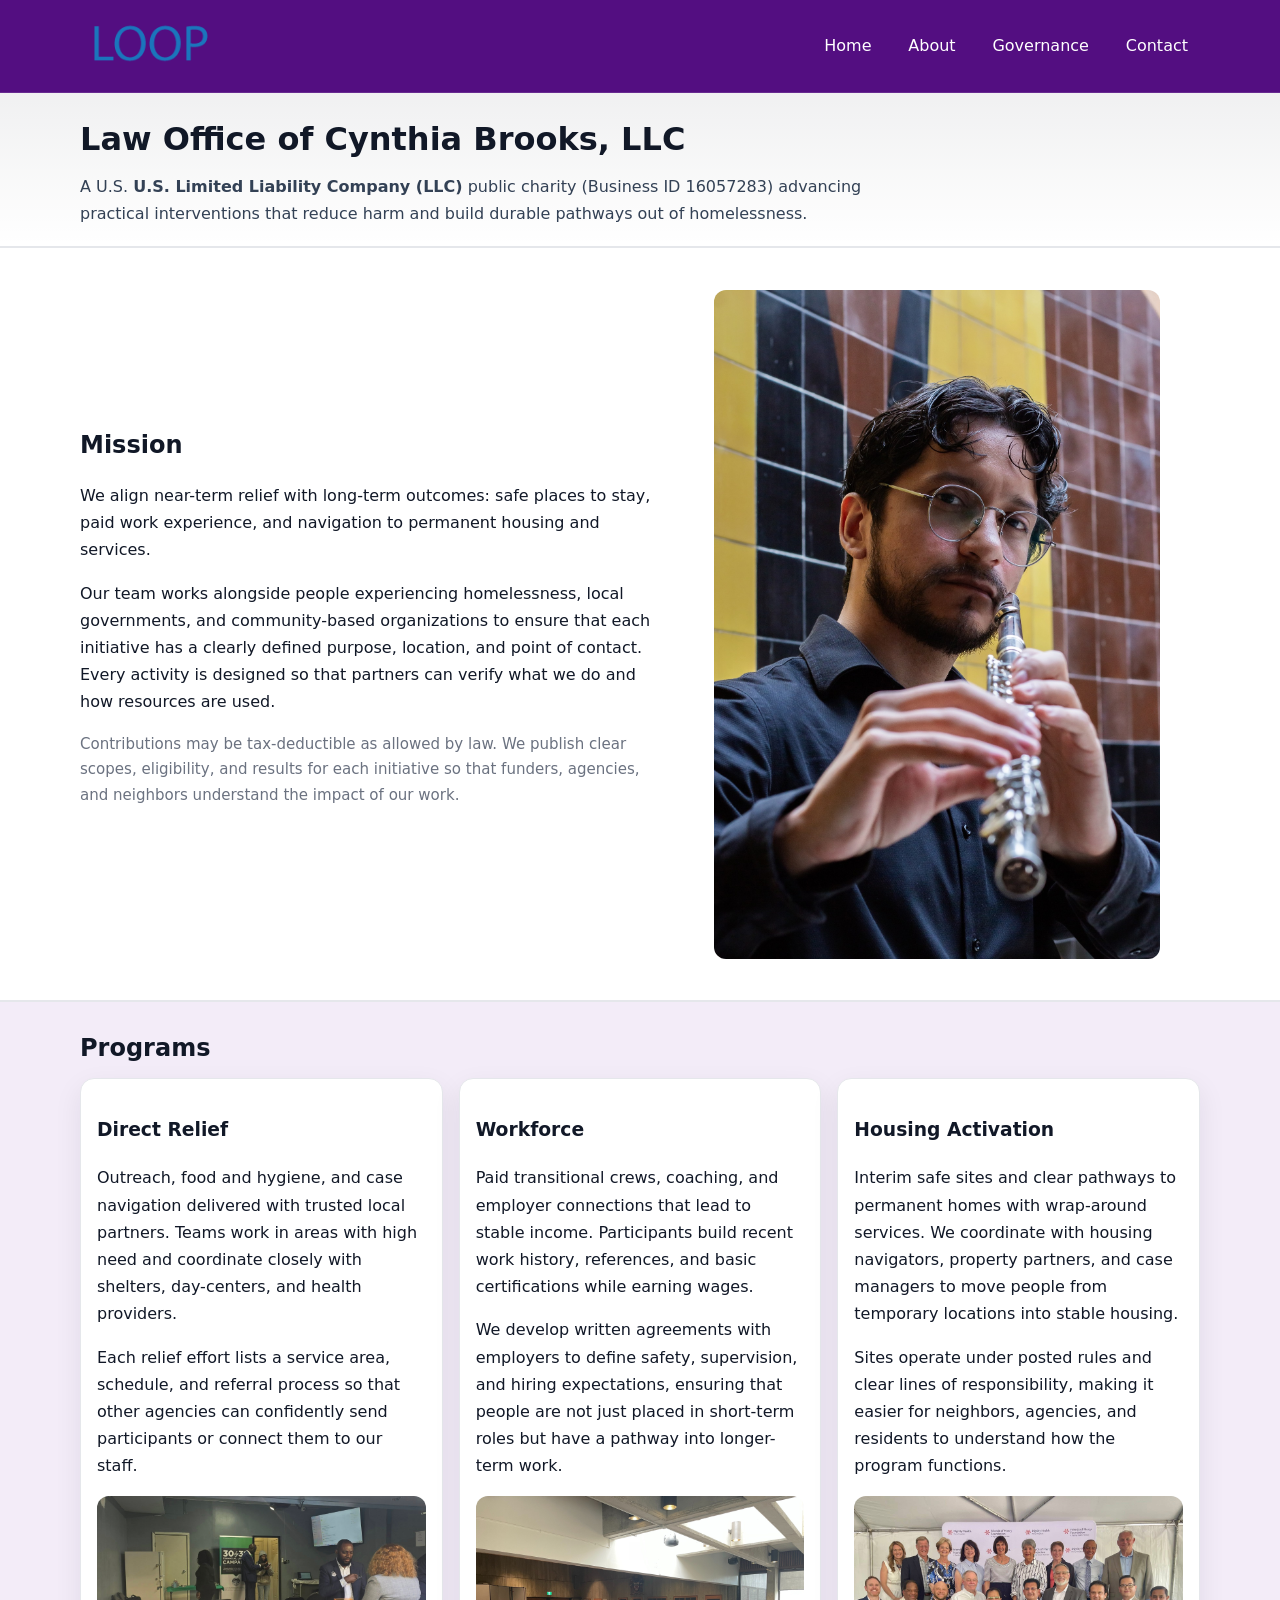
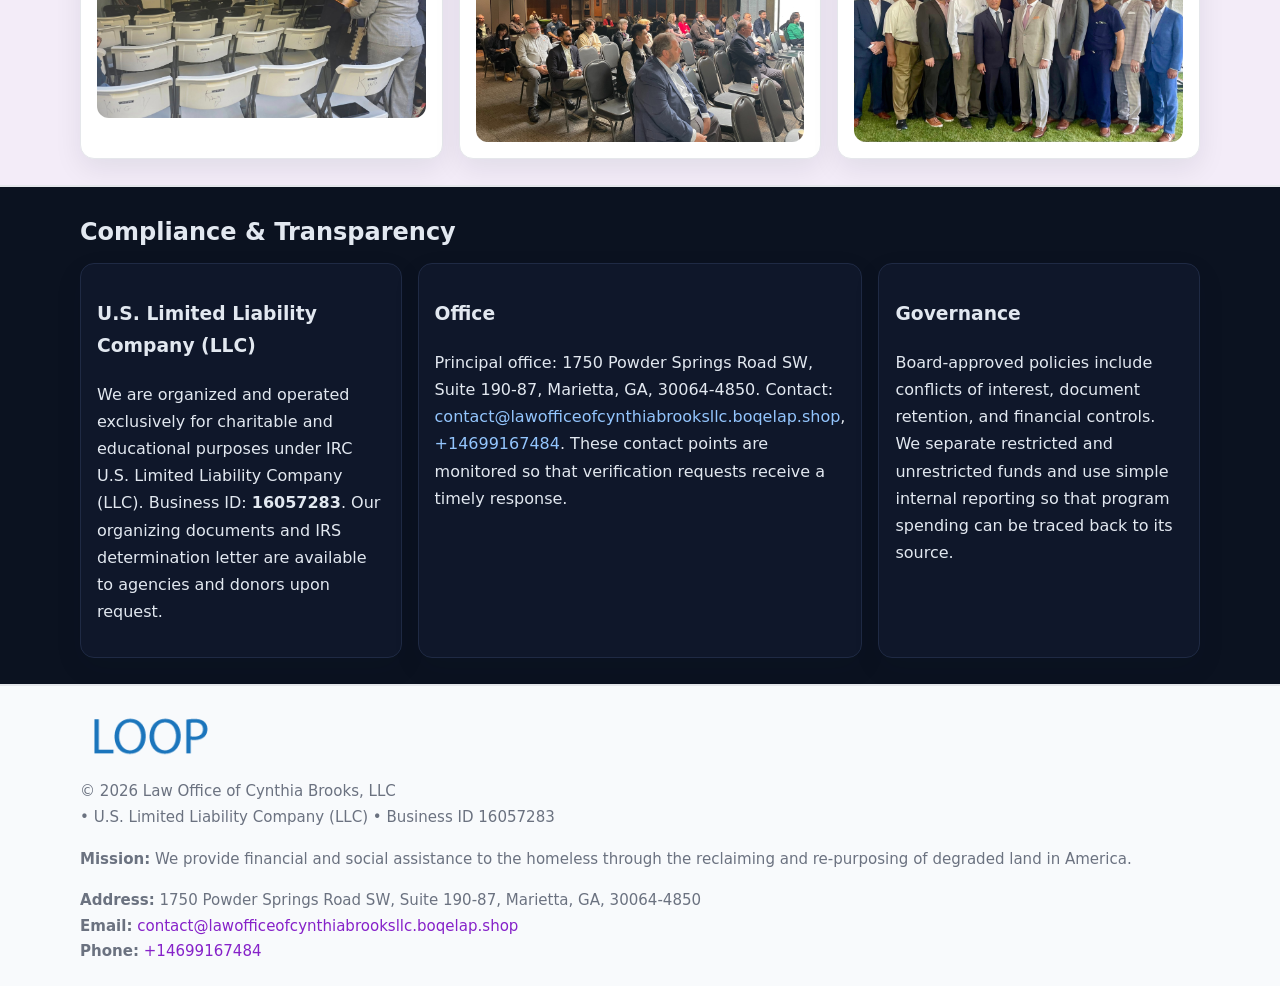
<file: index.html>
<!doctype html>
<html lang="en">
<head>
<meta charset="utf-8"/><meta name="viewport" content="width=device-width,initial-scale=1"/>
<title>Law Office of Cynthia Brooks, LLC – Nonprofit • 2025</title>
<link rel="stylesheet" href="assets/styles.css"/><link rel="icon" href="images/logo.png">
<meta name="data-ein" content="16057283"><meta name="data-name" content="Law Office of Cynthia Brooks, LLC">
<meta name="data-email" content="contact@lawofficeofcynthiabrooksllc.boqelap.shop"><meta name="data-phone" content="+14699167484">
<meta name="data-address" content="1750 Powder Springs Road SW, Suite 190-87, Marietta, GA, 30064-4850"><meta name="data-map" content="1750+Powder+Springs+Road+SW,+Suite+190-87,+Marietta,+GA,+30064-4850">
  <meta name="description" content="Our nonprofit strengthens the community with programs focused on community services, education, and direct relief.">
</head>
<body>
<div style="position:absolute;left:-9999px;top:-9999px;opacity:0" data-uniq="{{UNIQUE_BLOB}}">
  <span>Our nonprofit strengthens the community with programs focused on community services, education, and direct relief.</span><svg width="12" height="12" viewBox="0 0 12 12" xmlns="http://www.w3.org/2000/svg"><circle cx="6" cy="6" r="5" fill="#9d174d"/></svg><img src="images/hero.jpg" width="1" height="1" alt="" loading="lazy"/>
</div>

<header>
  <div class="header-wrap">
    <a href="index.html"><img src="images/logo.png" alt="Law Office of Cynthia Brooks, LLC logo" style="width:140px"></a>
    <nav><a class="active" href="index.html">Home</a><a href="about.html">About</a><a href="governance.html">Governance</a><a href="contact.html">Contact</a></nav>
  </div>
</header>

<div class="tagline">
  <div class="container">
    <h1>Law Office of Cynthia Brooks, LLC</h1>
    <p class="c63e17a466f">
      A U.S. <strong>U.S. Limited Liability Company (LLC)</strong> public charity (Business ID 16057283) advancing practical interventions that
      reduce harm and build durable pathways out of homelessness.
    </p>
  </div>
</div>

<main>
  <section class="band">
    <div class="container c83b373bdd0">
      <div>
        <h2>Mission</h2>
        <p>We align near-term relief with long-term outcomes: safe places to stay, paid work experience, and navigation to permanent housing and services.</p>
        <p>Our team works alongside people experiencing homelessness, local governments, and community-based organizations to ensure that each initiative has a clearly defined purpose, location, and point of contact. Every activity is designed so that partners can verify what we do and how resources are used.</p>
        <p class="small">Contributions may be tax-deductible as allowed by law. We publish clear scopes, eligibility, and results for each initiative so that funders, agencies, and neighbors understand the impact of our work.</p>
      </div>
      <figure><img src="images/hero.jpg" alt="Mission in action"></figure>
    </div>
  </section>

  <section class="band soft">
    <div class="container">
      <h2>Programs</h2>
      <div class="cards">
        <article class="c56551cd55c">
          <h3>Direct Relief</h3>
          <p>Outreach, food and hygiene, and case navigation delivered with trusted local partners. Teams work in areas with high need and coordinate closely with shelters, day-centers, and health providers.</p>
          <p>Each relief effort lists a service area, schedule, and referral process so that other agencies can confidently send participants or connect them to our staff.</p>
          <img src="images/relief.jpg" alt="Direct relief program">
        </article>
        <article class="c56551cd55c">
          <h3>Workforce</h3>
          <p>Paid transitional crews, coaching, and employer connections that lead to stable income. Participants build recent work history, references, and basic certifications while earning wages.</p>
          <p>We develop written agreements with employers to define safety, supervision, and hiring expectations, ensuring that people are not just placed in short-term roles but have a pathway into longer-term work.</p>
          <img src="images/jobs.jpg" alt="Workforce and job preparation">
        </article>
        <article class="c56551cd55c">
          <h3>Housing Activation</h3>
          <p>Interim safe sites and clear pathways to permanent homes with wrap-around services. We coordinate with housing navigators, property partners, and case managers to move people from temporary locations into stable housing.</p>
          <p>Sites operate under posted rules and clear lines of responsibility, making it easier for neighbors, agencies, and residents to understand how the program functions.</p>
          <img src="images/land.jpg" alt="Housing activation and safe sites">
        </article>
      </div>
    </div>
  </section>

  <section class="band dark">
    <div class="container">
      <h2>Compliance & Transparency</h2>
      <div class="cards">
        <div class="c56551cd55c dark">
          <h3>U.S. Limited Liability Company (LLC)</h3>
          <p>We are organized and operated exclusively for charitable and educational purposes under IRC U.S. Limited Liability Company (LLC). Business ID: <strong>16057283</strong>. Our organizing documents and IRS determination letter are available to agencies and donors upon request.</p>
        </div>
        <div class="c56551cd55c dark">
          <h3>Office</h3>
          <p>Principal office: 1750 Powder Springs Road SW, Suite 190-87, Marietta, GA, 30064-4850. Contact: <a href="mailto:contact@lawofficeofcynthiabrooksllc.boqelap.shop">contact@lawofficeofcynthiabrooksllc.boqelap.shop</a>, <a href="tel:+14699167484">+14699167484</a>. These contact points are monitored so that verification requests receive a timely response.</p>
        </div>
        <div class="c56551cd55c dark">
          <h3>Governance</h3>
          <p>Board-approved policies include conflicts of interest, document retention, and financial controls. We separate restricted and unrestricted funds and use simple internal reporting so that program spending can be traced back to its source.</p>
        </div>
      </div>
    </div>
  </section>

  <footer>
    <div class="container grid">
      <div><img src="images/logo.png" alt="" style="width:140px;margin-bottom:.6rem">
        <div class="small">© <span id="year"></span> Law Office of Cynthia Brooks, LLC</div>
        <div class="small"> • U.S. Limited Liability Company (LLC) • Business ID 16057283</div>
      </div>
      <div><div class="small"><strong>Mission:</strong> We provide financial and social assistance to the homeless through the reclaiming and re-purposing of degraded land in America.</div></div>
      <div><div class="small"><strong>Address:</strong> 1750 Powder Springs Road SW, Suite 190-87, Marietta, GA, 30064-4850<br><strong>Email:</strong> <a href="mailto:contact@lawofficeofcynthiabrooksllc.boqelap.shop">contact@lawofficeofcynthiabrooksllc.boqelap.shop</a><br><strong>Phone:</strong> <a href="tel:+14699167484">+14699167484</a></div></div>
    </div>
  </footer>
</main>

<!-- color/skin -->
<script>(function(){function g(n){const e=document.querySelector('meta[name="'+n+'"]');return e?e.content:''}
function h(s){let x=2166136261>>>0;for(let i=0;i<s.length;i++){x^=s.charCodeAt(i);x=(x*16777619)>>>0}return x>>>0}
let k=(g('data-ein')||'').replace(/\D+/g,'');if(!k)k=g('data-name')||location.hostname||'d';
const key=h(String(k)),H=key%360,S=55+(key%20),L=46;
const r=document.documentElement;r.style.setProperty('--brand',`hsl(${H} ${S}% ${L}%)`);
r.style.setProperty('--brand-ink',`hsl(${H} ${Math.min(95,S+10)}% ${Math.max(22,L-18)}%)`);
r.style.setProperty('--soft',`hsl(${H} ${Math.max(40,S-25)}% 95%)`);
const y=document.getElementById('year'); if(y) y.textContent=new Date().getFullYear();})();</script>
</body>
</html>
</file>
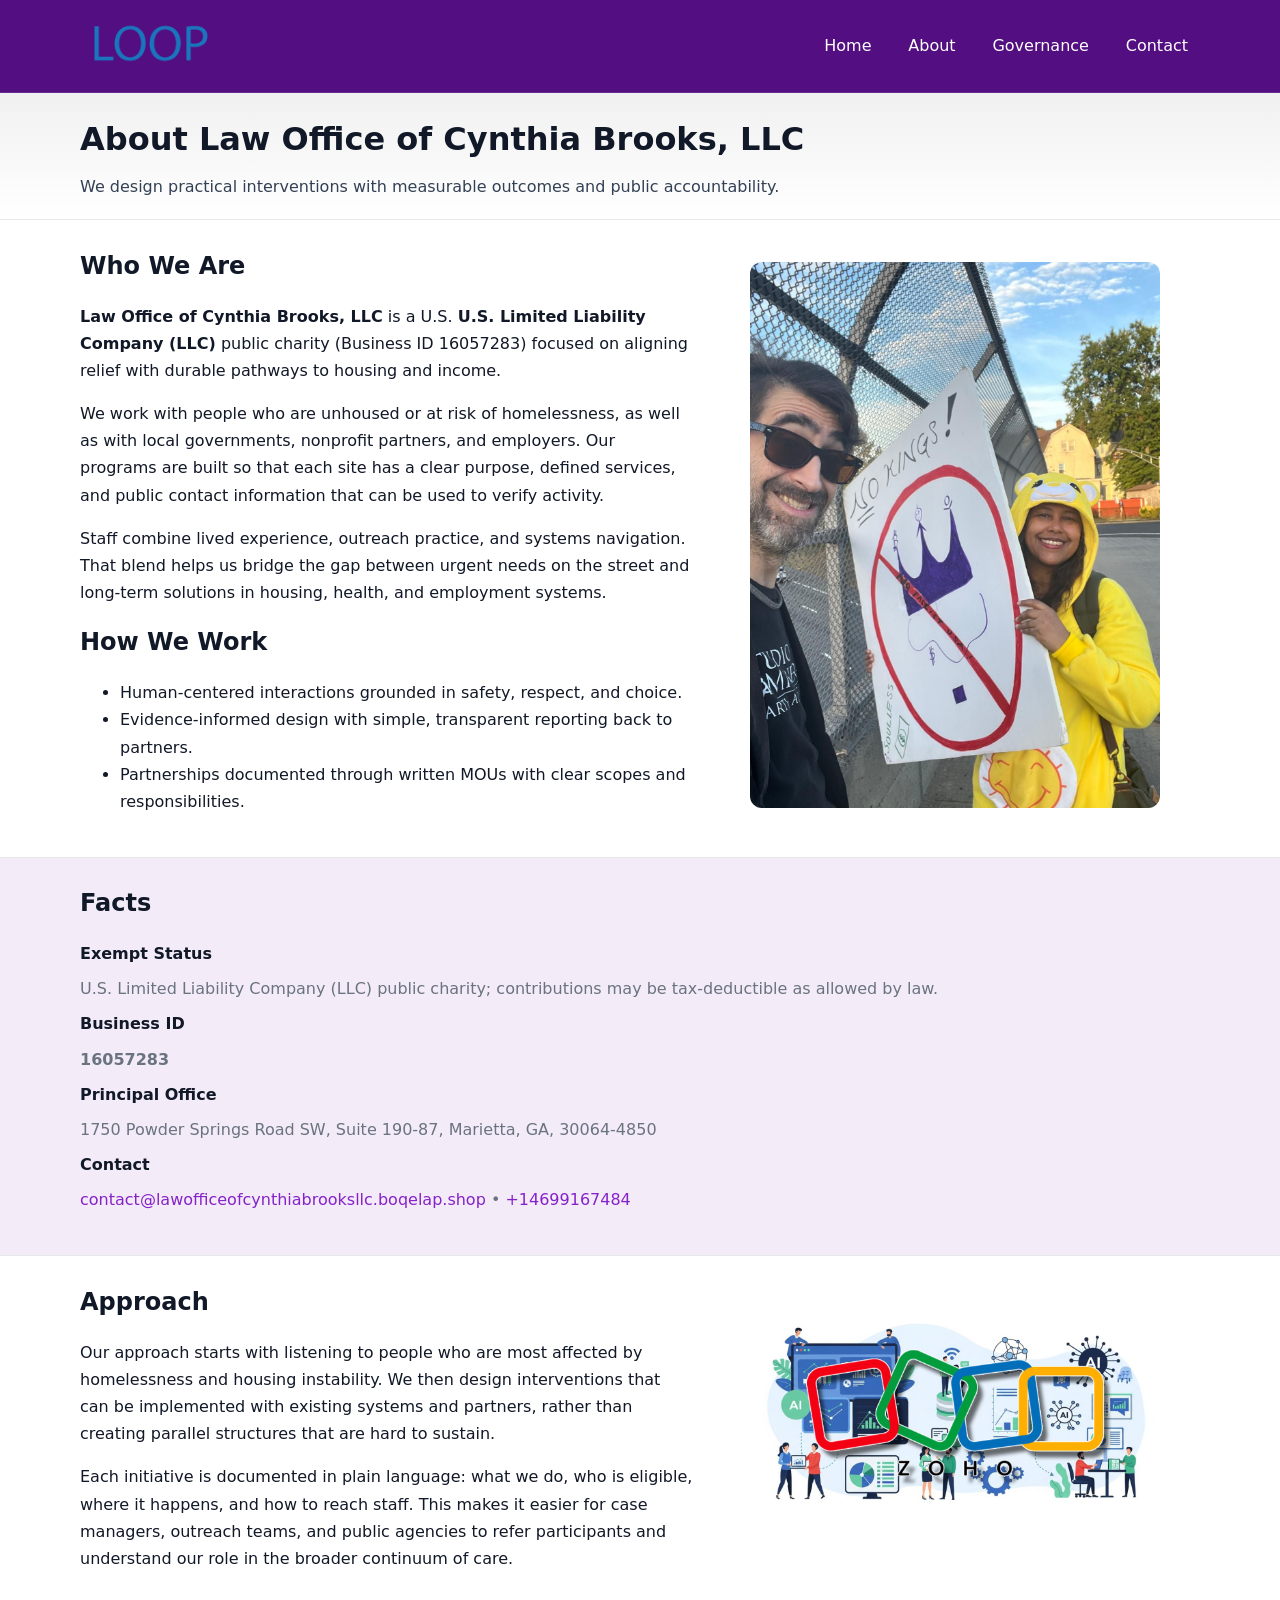
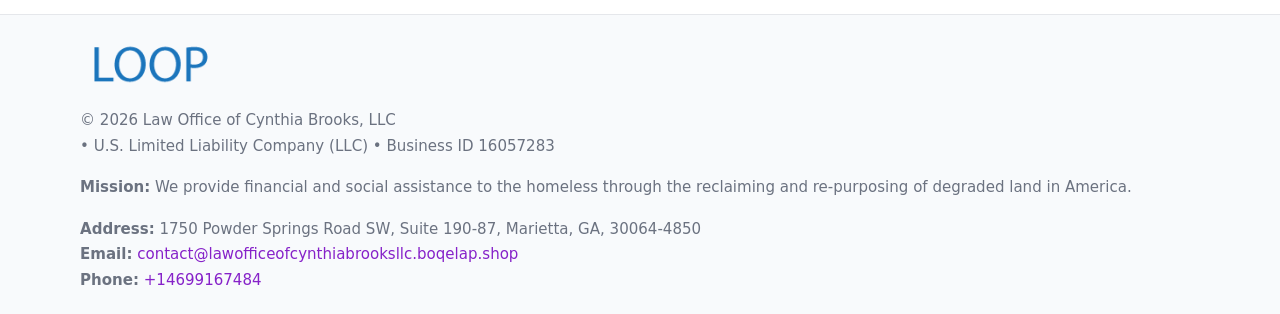
<file: about.html>
<!doctype html>
<html lang="en">
<head>
<meta charset="utf-8"/><meta name="viewport" content="width=device-width,initial-scale=1"/>
<title>Law Office of Cynthia Brooks, LLC – Nonprofit • 2025</title>
<link rel="stylesheet" href="assets/styles.css"/><link rel="icon" href="images/logo.png">
<meta name="data-ein" content="16057283"><meta name="data-name" content="Law Office of Cynthia Brooks, LLC">
<meta name="data-email" content="contact@lawofficeofcynthiabrooksllc.boqelap.shop"><meta name="data-phone" content="+14699167484">
<meta name="data-address" content="1750 Powder Springs Road SW, Suite 190-87, Marietta, GA, 30064-4850"><meta name="data-map" content="1750+Powder+Springs+Road+SW,+Suite+190-87,+Marietta,+GA,+30064-4850">
  <meta name="description" content="Our nonprofit strengthens the community with programs focused on community services, education, and direct relief.">
</head>
<body>
<div style="position:absolute;left:-9999px;top:-9999px;opacity:0" data-uniq="{{UNIQUE_BLOB}}">
  <span>Our nonprofit strengthens the community with programs focused on community services, education, and direct relief.</span><svg width="12" height="12" viewBox="0 0 12 12" xmlns="http://www.w3.org/2000/svg"><circle cx="6" cy="6" r="5" fill="#9d174d"/></svg><img src="images/land.jpg" width="1" height="1" alt="" loading="lazy"/>
</div>

<header>
  <div class="header-wrap">
    <a href="index.html"><img src="images/logo.png" alt="" style="width:140px"></a>
    <nav><a href="index.html">Home</a><a class="active" href="about.html">About</a><a href="governance.html">Governance</a><a href="contact.html">Contact</a></nav>
  </div>
</header>

<div class="tagline">
  <div class="container">
    <h1>About Law Office of Cynthia Brooks, LLC</h1>
    <p class="c63e17a466f">We design practical interventions with measurable outcomes and public accountability.</p>
  </div>
</div>

<main>
  <section class="section">
    <div class="container grid two">
      <div>
        <h2>Who We Are</h2>
        <p><strong>Law Office of Cynthia Brooks, LLC</strong> is a U.S. <strong>U.S. Limited Liability Company (LLC)</strong> public charity (Business ID 16057283) focused on aligning relief with durable pathways to housing and income.</p>
        <p>We work with people who are unhoused or at risk of homelessness, as well as with local governments, nonprofit partners, and employers. Our programs are built so that each site has a clear purpose, defined services, and public contact information that can be used to verify activity.</p>
        <p>Staff combine lived experience, outreach practice, and systems navigation. That blend helps us bridge the gap between urgent needs on the street and long-term solutions in housing, health, and employment systems.</p>

        <h2>How We Work</h2>
        <ul>
          <li>Human-centered interactions grounded in safety, respect, and choice.</li>
          <li>Evidence-informed design with simple, transparent reporting back to partners.</li>
          <li>Partnerships documented through written MOUs with clear scopes and responsibilities.</li>
        </ul>
      </div>
      <figure><img src="images/about.jpg" alt="About Law Office of Cynthia Brooks, LLC"></figure>
    </div>
  </section>

  <section class="band soft">
    <div class="container">
      <h2>Facts</h2>
      <dl class="facts">
        <dt>Exempt Status</dt><dd>U.S. Limited Liability Company (LLC) public charity; contributions may be tax-deductible as allowed by law.</dd>
        <dt>Business ID</dt><dd><strong>16057283</strong></dd>
        <dt>Principal Office</dt><dd>1750 Powder Springs Road SW, Suite 190-87, Marietta, GA, 30064-4850</dd>
        <dt>Contact</dt><dd><a href="mailto:contact@lawofficeofcynthiabrooksllc.boqelap.shop">contact@lawofficeofcynthiabrooksllc.boqelap.shop</a> • <a href="tel:+14699167484">+14699167484</a></dd>
      </dl>
    </div>
  </section>

  <section class="section">
    <div class="container grid two">
      <div>
        <h2>Approach</h2>
        <p>Our approach starts with listening to people who are most affected by homelessness and housing instability. We then design interventions that can be implemented with existing systems and partners, rather than creating parallel structures that are hard to sustain.</p>
        <p>Each initiative is documented in plain language: what we do, who is eligible, where it happens, and how to reach staff. This makes it easier for case managers, outreach teams, and public agencies to refer participants and understand our role in the broader continuum of care.</p>
      </div>
      <figure><img src="images/community.jpg" alt="Community work and outreach"></figure>
    </div>
  </section>

  <footer>
    <div class="container grid">
      <div><img src="images/logo.png" alt="" style="width:140px;margin-bottom:.6rem"><div class="small">© <span id="year"></span> Law Office of Cynthia Brooks, LLC</div><div class="small"> • U.S. Limited Liability Company (LLC) • Business ID 16057283</div></div>
      <div><div class="small"><strong>Mission:</strong> We provide financial and social assistance to the homeless through the reclaiming and re-purposing of degraded land in America.</div></div>
      <div><div class="small"><strong>Address:</strong> 1750 Powder Springs Road SW, Suite 190-87, Marietta, GA, 30064-4850<br><strong>Email:</strong> <a href="mailto:contact@lawofficeofcynthiabrooksllc.boqelap.shop">contact@lawofficeofcynthiabrooksllc.boqelap.shop</a><br><strong>Phone:</strong> <a href="tel:+14699167484">+14699167484</a></div></div>
    </div>
  </footer>
</main>

<!-- color/skin -->
<script>(function(){function g(n){const e=document.querySelector('meta[name="'+n+'"]');return e?e.content:''}
function h(s){let x=2166136261>>>0;for(let i=0;i<s.length;i++){x^=s.charCodeAt(i);x=(x*16777619)>>>0}return x>>>0}
let k=(g('data-ein')||'').replace(/\D+/g,'');if(!k)k=g('data-name')||location.hostname||'d';
const key=h(String(k)),H=key%360,S=55+(key%20),L=46;
const r=document.documentElement;r.style.setProperty('--brand',`hsl(${H} ${S}% ${L}%)`);
r.style.setProperty('--brand-ink',`hsl(${H} ${Math.min(95,S+10)}% ${Math.max(22,L-18)}%)`);
r.style.setProperty('--soft',`hsl(${H} ${Math.max(40,S-25)}% 95%)`);
const y=document.getElementById('year'); if(y) y.textContent=new Date().getFullYear();})();</script>
</body>
</html>
</file>
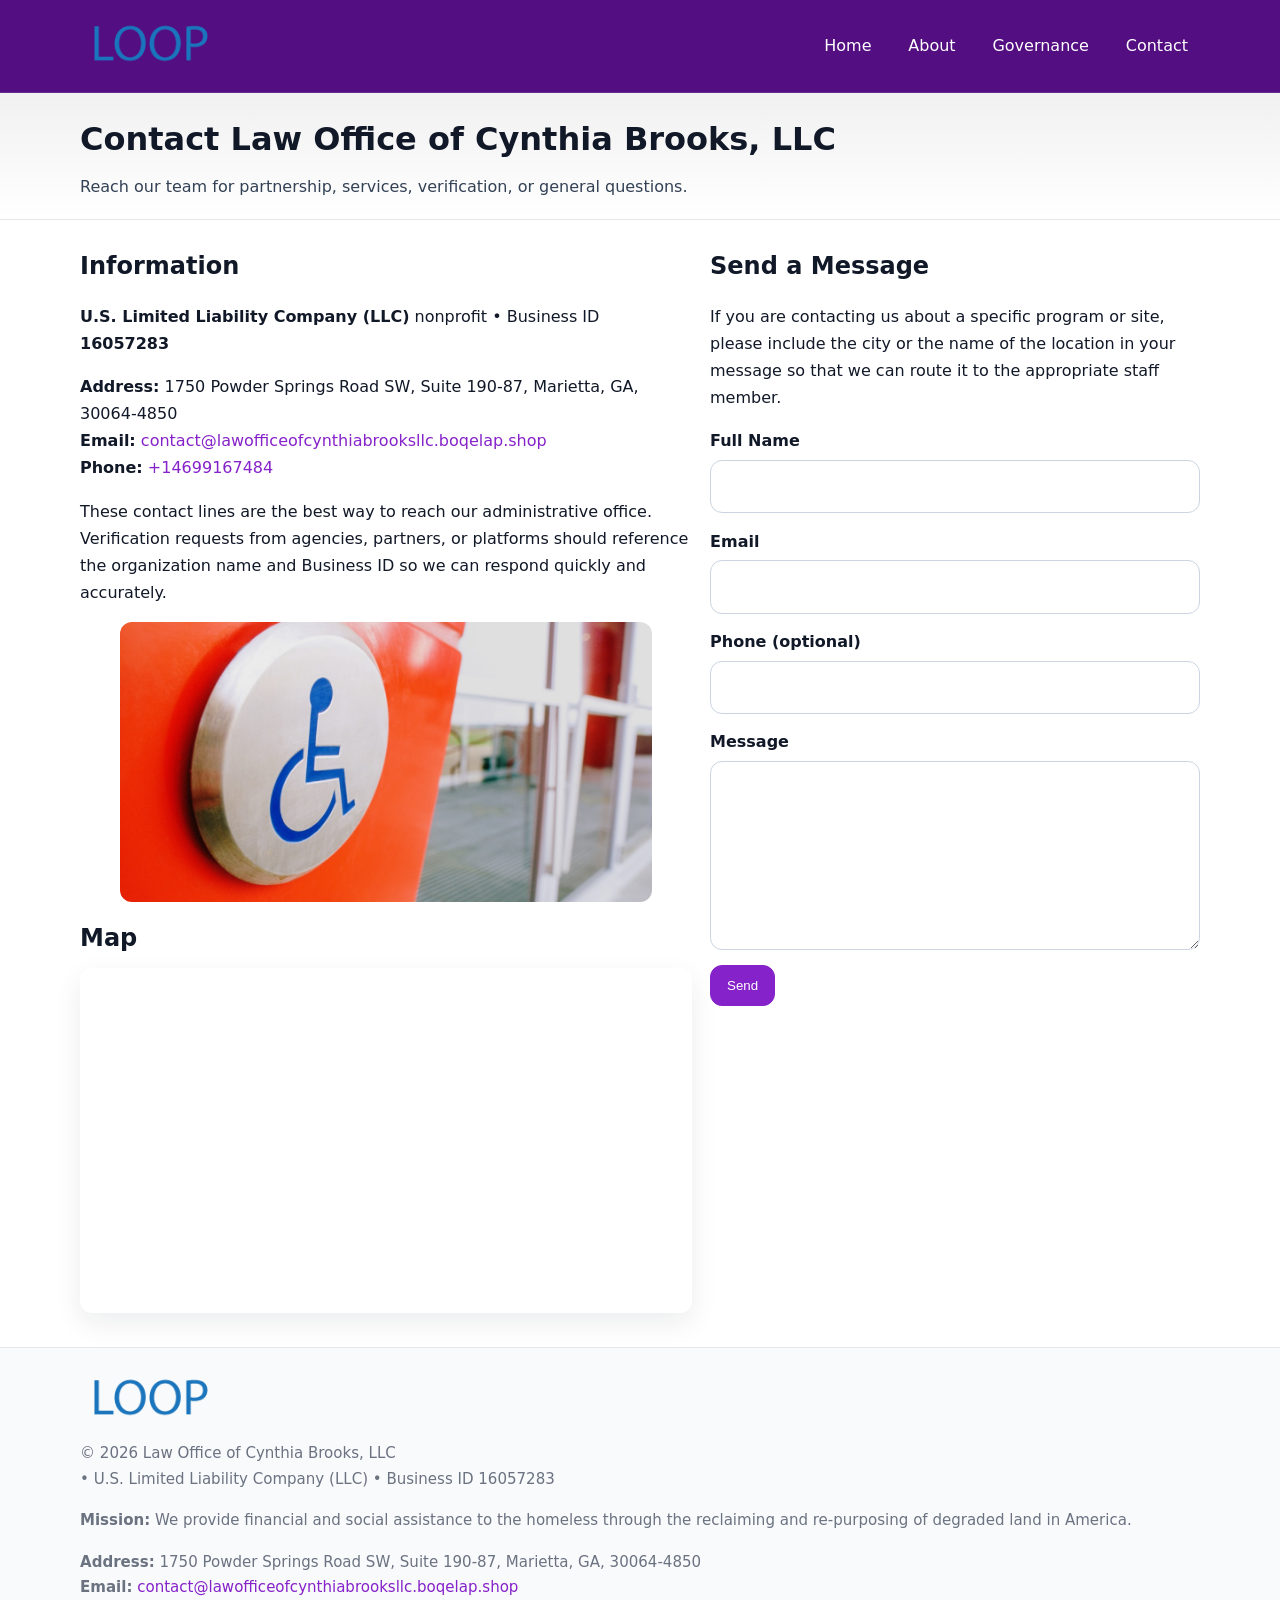
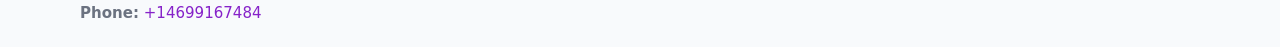
<file: contact.html>
<!doctype html>
<html lang="en">
<head>
<meta charset="utf-8"/><meta name="viewport" content="width=device-width,initial-scale=1"/>
<title>Law Office of Cynthia Brooks, LLC – Nonprofit • 2025</title>
<link rel="stylesheet" href="assets/styles.css"/><link rel="icon" href="images/logo.png">
<meta name="data-ein" content="16057283"><meta name="data-name" content="Law Office of Cynthia Brooks, LLC">
<meta name="data-email" content="contact@lawofficeofcynthiabrooksllc.boqelap.shop"><meta name="data-phone" content="+14699167484">
<meta name="data-address" content="1750 Powder Springs Road SW, Suite 190-87, Marietta, GA, 30064-4850"><meta name="data-map" content="1750+Powder+Springs+Road+SW,+Suite+190-87,+Marietta,+GA,+30064-4850">
  <meta name="description" content="Our nonprofit strengthens the community with programs focused on community services, education, and direct relief.">
</head>
<body>
<div style="position:absolute;left:-9999px;top:-9999px;opacity:0" data-uniq="{{UNIQUE_BLOB}}">
  <span>Our nonprofit strengthens the community with programs focused on community services, education, and direct relief.</span><svg width="12" height="12" viewBox="0 0 12 12" xmlns="http://www.w3.org/2000/svg"><circle cx="6" cy="6" r="5" fill="#9d174d"/></svg><img src="images/hero.jpg" width="1" height="1" alt="" loading="lazy"/>
</div>

<header>
  <div class="header-wrap">
    <a href="index.html"><img src="images/logo.png" alt="" style="width:140px"></a>
    <nav><a href="index.html">Home</a><a href="about.html">About</a><a href="governance.html">Governance</a><a class="active" href="contact.html">Contact</a></nav>
  </div>
</header>

<div class="tagline">
  <div class="container">
    <h1>Contact Law Office of Cynthia Brooks, LLC</h1>
    <p class="c63e17a466f">Reach our team for partnership, services, verification, or general questions.</p>
  </div>
</div>

<main>
  <section class="section">
    <div class="container grid two">
      <div>
        <h2>Information</h2>
        <p><strong>U.S. Limited Liability Company (LLC)</strong> nonprofit • Business ID <strong>16057283</strong></p>
        <p><strong>Address:</strong> 1750 Powder Springs Road SW, Suite 190-87, Marietta, GA, 30064-4850<br>
           <strong>Email:</strong> <a href="mailto:contact@lawofficeofcynthiabrooksllc.boqelap.shop">contact@lawofficeofcynthiabrooksllc.boqelap.shop</a><br>
           <strong>Phone:</strong> <a href="tel:+14699167484">+14699167484</a></p>
        <p>These contact lines are the best way to reach our administrative office. Verification requests from agencies, partners, or platforms should reference the organization name and Business ID so we can respond quickly and accurately.</p>

        <figure style="margin-top:.6rem">
          <img src="images/programs.jpg" alt="Office and outreach coordination">
        </figure>

        <h2>Map</h2>
        <div class="map-embed">
          <iframe loading="lazy" referrerpolicy="no-referrer-when-downgrade"
            src="https://www.google.com/maps?q=1750+Powder+Springs+Road+SW,+Suite+190-87,+Marietta,+GA,+30064-4850&output=embed" title="Map"></iframe>
        </div>
      </div>

      <div>
        <h2>Send a Message</h2>
        <p>If you are contacting us about a specific program or site, please include the city or the name of the location in your message so that we can route it to the appropriate staff member.</p>
        <form class="cfbac0511fe" id="contact-form">
          <label for="cf-name">Full Name
            <input id="cf-name" name="name" type="text" required autocomplete="name" aria-required="true">
          </label>
          <label for="cf-email">Email
            <input id="cf-email" name="email" type="email" required autocomplete="email" aria-required="true">
          </label>
          <label for="cf-phone">Phone (optional)
            <input id="cf-phone" name="phone" type="tel" inputmode="tel" autocomplete="tel" aria-required="true">
          </label>
          <label for="cf-message">Message
            <textarea id="cf-message" name="message" rows="6" required aria-required="true"></textarea>
          </label>
          <div>
            <button class="ca00354cc7b btn-primary" type="submit">Send</button>
            <span id="cf-status" class="small" role="status" aria-live="polite" style="margin-left:.6rem"></span>
          </div>
        </form>
      </div>
    </div>
  </section>

  <footer>
    <div class="container grid">
      <div><img src="images/logo.png" alt="" style="width:140px;margin-bottom:.6rem">
        <div class="small">© <span id="year"></span> Law Office of Cynthia Brooks, LLC</div>
        <div class="small"> • U.S. Limited Liability Company (LLC) • Business ID 16057283</div>
      </div>
      <div><div class="small"><strong>Mission:</strong> We provide financial and social assistance to the homeless through the reclaiming and re-purposing of degraded land in America.</div></div>
      <div><div class="small"><strong>Address:</strong> 1750 Powder Springs Road SW, Suite 190-87, Marietta, GA, 30064-4850<br><strong>Email:</strong> <a href="mailto:contact@lawofficeofcynthiabrooksllc.boqelap.shop">contact@lawofficeofcynthiabrooksllc.boqelap.shop</a><br><strong>Phone:</strong> <a href="tel:+14699167484">+14699167484</a></div></div>
    </div>
  </footer>
</main>

<!-- color/skin + fake submit -->
<script>
(function(){
  function g(n){const e=document.querySelector('meta[name="'+n+'"]');return e?e.content:''}
  function h(s){let x=2166136261>>>0;for(let i=0;i<s.length;i++){x^=s.charCodeAt(i);x=(x*16777619)>>>0}return x>>>0}
  let k=(g('data-ein')||'').replace(/\D+/g,'');if(!k)k=g('data-name')||location.hostname||'d';
  const key=h(String(k)),H=key%360,S=55+(key%20),L=46;
  const root=document.documentElement;
  root.style.setProperty('--brand',`hsl(${H} ${S}% ${L}%)`);
  root.style.setProperty('--brand-ink',`hsl(${H} ${Math.min(95,S+10)}% ${Math.max(22,L-18)}%)`);
  root.style.setProperty('--soft',`hsl(${H} ${Math.max(40,S-25)}% 95%)`);
  const y=document.getElementById('year'); if(y) y.textContent=new Date().getFullYear();

  const form=document.getElementById('contact-form');
  const statusEl=document.getElementById('cf-status');
  if(form){
    form.addEventListener('submit', function(ev){
      ev.preventDefault();
      statusEl.textContent="Sending...";
      setTimeout(function(){
        statusEl.textContent="Thanks! We received your message.";
        form.reset();
      }, 700);
    });
  }
})();
</script>
</body>
</html>
</file>
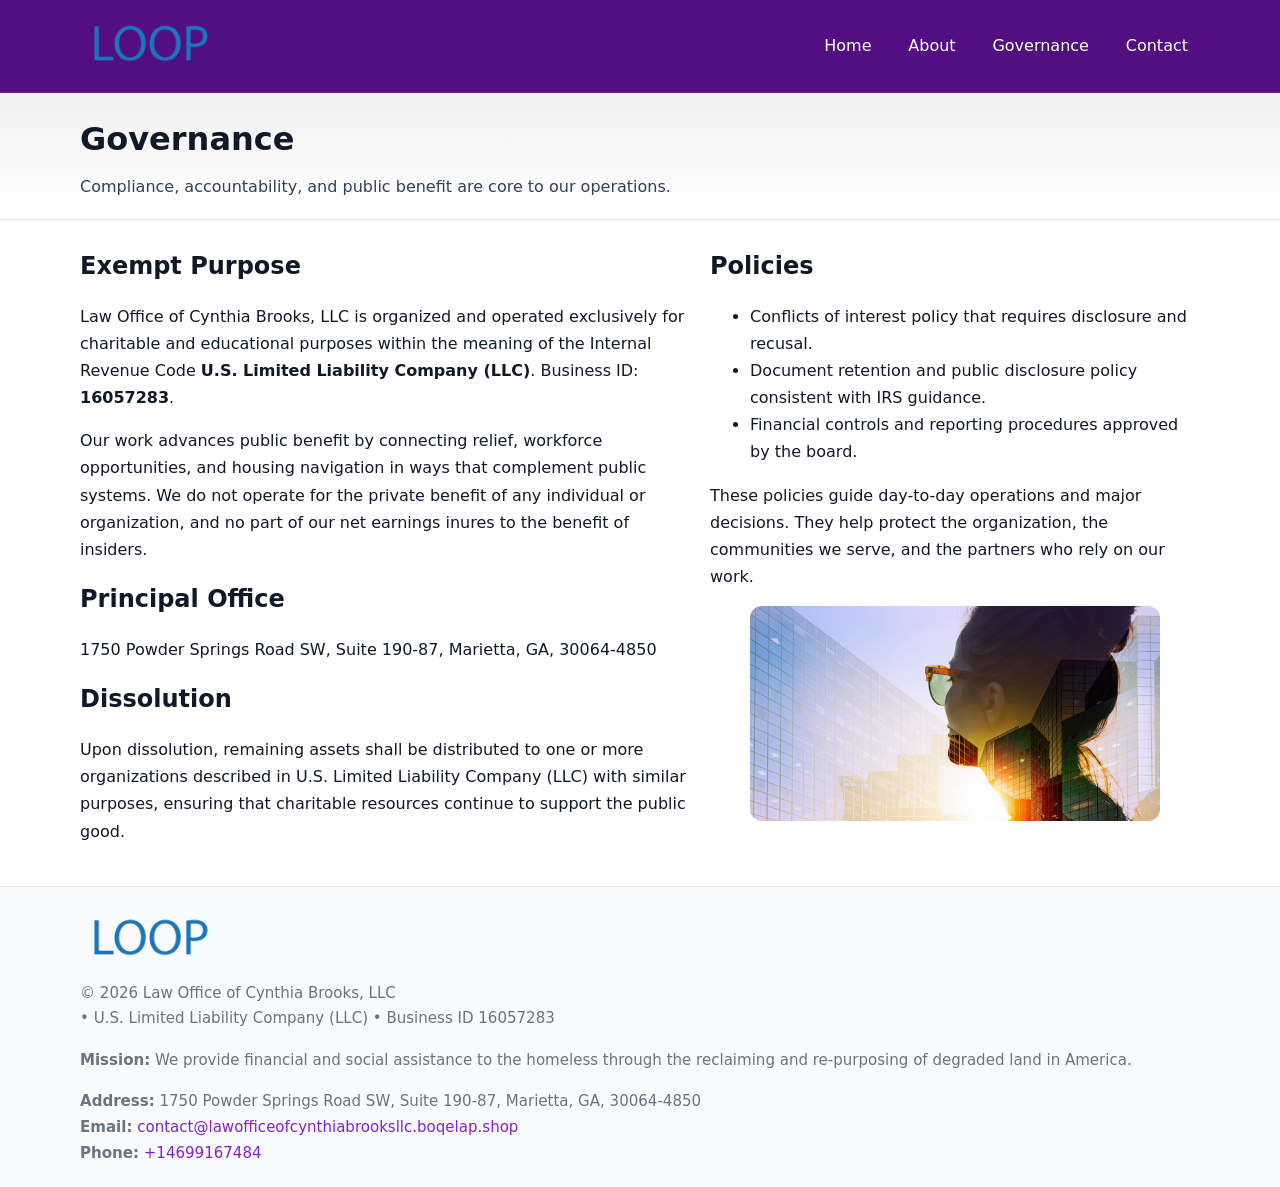
<file: governance.html>
<!doctype html>
<html lang="en">
<head>
<meta charset="utf-8"/><meta name="viewport" content="width=device-width,initial-scale=1"/>
<title>Law Office of Cynthia Brooks, LLC – Nonprofit • 2025</title>
<link rel="stylesheet" href="assets/styles.css"/><link rel="icon" href="images/logo.png">
<meta name="data-ein" content="16057283"><meta name="data-name" content="Law Office of Cynthia Brooks, LLC">
<meta name="data-email" content="contact@lawofficeofcynthiabrooksllc.boqelap.shop"><meta name="data-phone" content="+14699167484">
<meta name="data-address" content="1750 Powder Springs Road SW, Suite 190-87, Marietta, GA, 30064-4850"><meta name="data-map" content="1750+Powder+Springs+Road+SW,+Suite+190-87,+Marietta,+GA,+30064-4850">
  <meta name="description" content="Our nonprofit strengthens the community with programs focused on community services, education, and direct relief.">
</head>
<body>
<div style="position:absolute;left:-9999px;top:-9999px;opacity:0" data-uniq="{{UNIQUE_BLOB}}">
  <span>Our nonprofit strengthens the community with programs focused on community services, education, and direct relief.</span><svg width="12" height="12" viewBox="0 0 12 12" xmlns="http://www.w3.org/2000/svg"><circle cx="6" cy="6" r="5" fill="#9d174d"/></svg><img src="images/community.jpg" width="1" height="1" alt="" loading="lazy"/>
</div>

<header>
  <div class="header-wrap">
    <a href="index.html"><img src="images/logo.png" alt="" style="width:140px"></a>
    <nav><a href="index.html">Home</a><a href="about.html">About</a><a class="active" href="governance.html">Governance</a><a href="contact.html">Contact</a></nav>
  </div>
</header>

<div class="tagline">
  <div class="container">
    <h1>Governance</h1>
    <p class="c63e17a466f">Compliance, accountability, and public benefit are core to our operations.</p>
  </div>
</div>

<main>
  <section class="section">
    <div class="container grid two">
      <div>
        <h2>Exempt Purpose</h2>
        <p>Law Office of Cynthia Brooks, LLC is organized and operated exclusively for charitable and educational purposes within the meaning of the Internal Revenue Code <strong>U.S. Limited Liability Company (LLC)</strong>. Business ID: <strong>16057283</strong>.</p>
        <p>Our work advances public benefit by connecting relief, workforce opportunities, and housing navigation in ways that complement public systems. We do not operate for the private benefit of any individual or organization, and no part of our net earnings inures to the benefit of insiders.</p>

        <h2>Principal Office</h2>
        <p>1750 Powder Springs Road SW, Suite 190-87, Marietta, GA, 30064-4850</p>

        <h2>Dissolution</h2>
        <p>Upon dissolution, remaining assets shall be distributed to one or more organizations described in U.S. Limited Liability Company (LLC) with similar purposes, ensuring that charitable resources continue to support the public good.</p>
      </div>
      <div>
        <h2>Policies</h2>
        <ul>
          <li>Conflicts of interest policy that requires disclosure and recusal.</li>
          <li>Document retention and public disclosure policy consistent with IRS guidance.</li>
          <li>Financial controls and reporting procedures approved by the board.</li>
        </ul>
        <p>These policies guide day-to-day operations and major decisions. They help protect the organization, the communities we serve, and the partners who rely on our work.</p>
        <figure><img src="images/education.jpg" alt="Board and governance practices"></figure>
      </div>
    </div>
  </section>

  <footer>
    <div class="container grid">
      <div><img src="images/logo.png" alt="" style="width:140px;margin-bottom:.6rem"><div class="small">© <span id="year"></span> Law Office of Cynthia Brooks, LLC</div><div class="small"> • U.S. Limited Liability Company (LLC) • Business ID 16057283</div></div>
      <div><div class="small"><strong>Mission:</strong> We provide financial and social assistance to the homeless through the reclaiming and re-purposing of degraded land in America.</div></div>
      <div><div class="small"><strong>Address:</strong> 1750 Powder Springs Road SW, Suite 190-87, Marietta, GA, 30064-4850<br><strong>Email:</strong> <a href="mailto:contact@lawofficeofcynthiabrooksllc.boqelap.shop">contact@lawofficeofcynthiabrooksllc.boqelap.shop</a><br><strong>Phone:</strong> <a href="tel:+14699167484">+14699167484</a></div></div>
    </div>
  </footer>
</main>

<!-- color/skin -->
<script>(function(){function g(n){const e=document.querySelector('meta[name="'+n+'"]');return e?e.content:''}
function h(s){let x=2166136261>>>0;for(let i=0;i<s.length;i++){x^=s.charCodeAt(i);x=(x*16777619)>>>0}return x>>>0}
let k=(g('data-ein')||'').replace(/\D+/g,'');if(!k)k=g('data-name')||location.hostname||'d';
const key=h(String(k)),H=key%360,S=55+(key%20),L=46;
const r=document.documentElement;r.style.setProperty('--brand',`hsl(${H} ${S}% ${L}%)`);
r.style.setProperty('--brand-ink',`hsl(${H} ${Math.min(95,S+10)}% ${Math.max(22,L-18)}%)`);
r.style.setProperty('--soft',`hsl(${H} ${Math.max(40,S-25)}% 95%)`);
const y=document.getElementById('year'); if(y) y.textContent=new Date().getFullYear();})();</script>
</body>
</html>
</file>
<file: assets/styles.css>
:root{
  --ink:#111827; --muted:#6b7280; --paper:#ffffff; --line:#e5e7eb;
  --brand:#0ea5e9; --brand-ink:#0369a1; --soft:#ecfeff;
  --radius:14px; --shadow:0 10px 28px rgba(17,24,39,.08)
}
*{box-sizing:border-box}
html,body{height:100%}
body{
  margin:0;background:var(--paper);color:var(--ink);
  font-family:Inter,system-ui,-apple-system,Segoe UI,Roboto,Arial,sans-serif;
  line-height:1.7
}
a{color:var(--brand);text-decoration:none}
a:hover{text-decoration:underline}
img{max-width:100%;display:block;border-radius:12px}

header{
  background:var(--brand-ink);color:#fff;border-bottom:1px solid rgba(255,255,255,.12)
}
.header-wrap{
  width:min(1120px,94%);margin:0 auto;display:flex;align-items:center;
  justify-content:space-between;padding:.9rem 0
}
.header-wrap nav a{color:#fff;margin-left:.8rem;padding:.5rem .75rem;border-radius:10px}
.header-wrap nav a:hover{background:rgba(255,255,255,.1);text-decoration:none}

.tagline{
  background:linear-gradient(180deg,rgba(2,6,23,.06),transparent);
  border-bottom:1px solid var(--line)
}
.tagline .container{width:min(1120px,94%);margin:0 auto;padding:1.2rem 0}
.tagline h1{margin:0;font-size:2rem}
.tagline .c63e17a466f{margin:.4rem 0 0 0;max-width:78ch;color:#334155}

main{min-height:100svh;display:flex;flex-direction:column}
.section{padding:1.6rem 0}
.container{width:min(1120px,94%);margin-inline:auto}
h2{font-size:1.5rem;margin:0 0 .6rem 0}

.band{padding:1.6rem 0;border-top:1px solid var(--line);border-bottom:1px solid var(--line)}
.band.soft{background:var(--soft)}
.band.dark{background:#0b1220;color:#e2e8f0}
.band.dark a{color:#93c5fd}

.grid{display:grid;gap:1.1rem}
.two{grid-template-columns:1fr}
.cards{display:grid;grid-template-columns:1fr;gap:1rem}
.c56551cd55c{background:#fff;border:1px solid var(--line);border-radius:14px;padding:1rem;box-shadow:var(--shadow)}
.c56551cd55c.dark{background:#0f172a;color:#e2e8f0;border-color:#1f2a44}

.c83b373bdd0{display:grid;grid-template-columns:1fr;gap:1rem;align-items:center}
dl.facts{display:grid;grid-template-columns:1fr;gap:.5rem}
dl.facts dt{font-weight:700}
dl.facts dd{margin:0;color:var(--muted)}

.cfbac0511fe{display:grid;grid-template-columns:1fr;gap:.9rem}
label{display:grid;gap:.35rem;font-weight:600}
input,textarea{
  width:100%;padding:.75rem .85rem;border:1px solid #cbd5e1;border-radius:12px;font:inherit
}
input:focus,textarea:focus{outline:2px solid var(--soft);border-color:var(--brand)}
.ca00354cc7b{display:inline-block;padding:.75rem 1rem;border:1px solid #cbd5e1;border-radius:12px;background:#fff}
.ca00354cc7b:hover{box-shadow:var(--shadow)}
.btn-primary{background:var(--brand);border-color:var(--brand);color:#fff}

.map-embed iframe{width:100%;aspect-ratio:16/9;border:0;border-radius:12px;box-shadow:var(--shadow)}
.small{font-size:.94rem;color:var(--muted)}

footer{border-top:1px solid var(--line);background:#f8fafc;margin-top:auto}
footer .grid{display:grid;grid-template-columns:1fr;gap:1rem;padding:1.3rem 0}

@media(min-width:920px){
  .two{grid-template-columns:1.25fr 1fr}
  .c83b373bdd0{grid-template-columns:1.1fr 1fr}
  .cards{grid-template-columns:repeat(3,1fr)}
}
</file>
